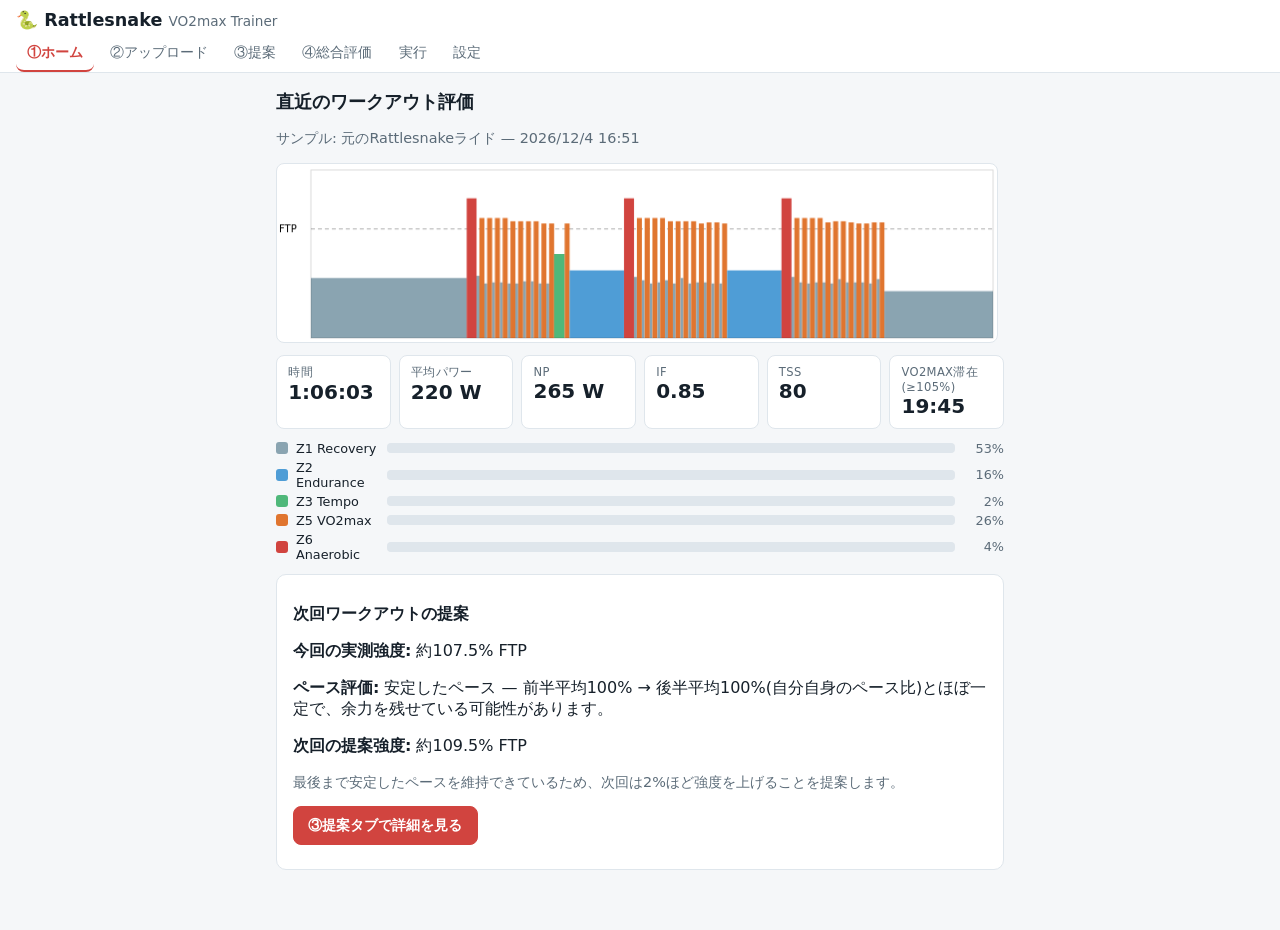
<file: index.html>
<!DOCTYPE html>
<html lang="ja">
<head>
<meta charset="UTF-8">
<meta name="viewport" content="width=device-width, initial-scale=1, viewport-fit=cover">
<title>Rattlesnake VO2max Trainer</title>
<meta name="theme-color" content="#12181f">
<meta name="description" content="オフライン対応 VO2max インターバルトレーニングアプリ（Rattlesnake ワークアウト）">
<link rel="manifest" href="manifest.webmanifest">
<link rel="icon" href="icons/icon.svg" type="image/svg+xml">
<link rel="apple-touch-icon" href="icons/icon.svg">
<link rel="stylesheet" href="css/style.css">
</head>
<body>
<header class="topbar">
  <h1>🐍 Rattlesnake <span class="sub">VO2max Trainer</span></h1>
  <nav class="tabs" id="tabs">
    <button data-tab="home" class="tab active">①ホーム</button>
    <button data-tab="upload" class="tab">②アップロード</button>
    <button data-tab="suggest" class="tab">③提案</button>
    <button data-tab="overall" class="tab">④総合評価</button>
    <button data-tab="player" class="tab">実行</button>
    <button data-tab="settings" class="tab">設定</button>
  </nav>
</header>

<main>

  <section id="tab-home" class="tabpanel active">
    <h2>直近のワークアウト評価</h2>
    <div id="homeLatest"></div>
    <div class="card" id="homeSuggestionCard">
      <h3>次回ワークアウトの提案</h3>
      <div id="homeSuggestion"></div>
      <div class="actions">
        <button id="homeGoSuggest" class="primary">③提案タブで詳細を見る</button>
      </div>
    </div>
  </section>

  <section id="tab-upload" class="tabpanel">
    <h2>ワークアウトをアップロード</h2>
    <p class="muted">サイクルコンピュータ等から書き出したCSV（Label,経過時間,平均パワー,平均ケイデンス,平均トルク,平均HR,最大HR,平均勾配,強度,ゾーン）をアップロードすると、自動で解析してこの端末に記録します。</p>
    <input type="file" id="csvFile" accept=".csv,text/csv,text/comma-separated-values,application/vnd.ms-excel,text/plain">
    <div id="uploadResult"></div>
  </section>

  <section id="tab-suggest" class="tabpanel">
    <h2>次回ワークアウトの提案</h2>
    <div id="suggestBasis" class="card"></div>
    <div class="card" id="proposalCard">
      <div id="proposalDetail"></div>
    </div>
    <canvas id="levelChart" class="chart"></canvas>
    <div id="levelStats" class="stat-grid"></div>
    <div class="card">
      <h3>メインインターバルの強度設定</h3>
      <div id="intervalSequence"></div>
    </div>
    <div class="actions">
      <button id="btnUseInPlayer" class="primary">この強度を実行タブへ送る</button>
      <button id="btnExportZwo">.zwo としてエクスポート (Zwift用)</button>
    </div>
    <p class="hint">本数・セット数・オン/オフの秒数は固定です（3セット×13本、30秒オン/15秒オフ、4本ごとに強度が段階的に低下）。変えられるのは強度（±ボタン）だけです。</p>
  </section>

  <section id="tab-overall" class="tabpanel">
    <h2>総合評価</h2>
    <p class="muted">これまでにアップロードした全ワークアウトを通しての傾向です。</p>
    <div id="overallSummary" class="card"></div>
    <div id="overallStats" class="stat-grid"></div>
    <canvas id="overallTrendChart" class="chart"></canvas>
    <div class="card">
      <h3>アップロード履歴</h3>
      <div id="overallList"></div>
      <div class="actions"><button id="btnClearRides">アップロード履歴を消去</button></div>
    </div>
  </section>

  <section id="tab-player" class="tabpanel">
    <h2>ワークアウト実行</h2>
    <p class="muted" id="playerWorkoutName">レベル未選択</p>
    <div class="chart-wrap">
      <canvas id="playerChart" class="chart"></canvas>
      <div id="playerMarker" class="chart-marker"></div>
    </div>
    <div class="player-hud">
      <div class="hud-box">
        <div class="hud-label" id="segLabel">-</div>
        <div class="hud-power" id="segPower">-- %FTP</div>
        <div class="hud-watts" id="segWatts">-- W</div>
      </div>
      <div class="hud-time">
        <div>
          <span class="hud-num" id="segRemain">--:--</span>
          <div class="hud-label">この区間の残り</div>
        </div>
        <div>
          <span class="hud-num" id="totalRemain">--:--</span>
          <div class="hud-label">全体の残り</div>
        </div>
      </div>
    </div>
    <div class="actions player-controls">
      <button id="btnStart" class="primary">開始</button>
      <button id="btnPause">一時停止</button>
      <button id="btnReset">リセット</button>
      <button id="btnBack10">-10秒</button>
      <button id="btnFwd10">+10秒</button>
    </div>
    <p class="hint">画面をロックしても音声キューが鳴ります（対応端末ではスリープを自動抑制）。オフラインでも動作します。</p>
  </section>

  <section id="tab-settings" class="tabpanel">
    <h2>設定</h2>
    <label class="field">
      FTP (W)
      <input type="number" id="ftpInput" min="50" max="600" step="1">
    </label>
    <p class="muted">元データから推定したFTPは約312Wです。ご自身の最新FTPに合わせて調整してください。強度(%FTP)を基準にすべてのワット数を再計算します。</p>
    <div class="card">
      <h3>このアプリについて</h3>
      <p>すべてのデータは端末のローカルストレージにのみ保存され、サーバーには送信されません。一度読み込めばオフラインで動作します（PWAとしてホーム画面に追加可能）。</p>
    </div>
  </section>

</main>

<script>
  // Surfaces any script error visibly, since these devices are used
  // without devtools attached -- a silent JS error otherwise looks
  // identical to "nothing happened".
  (function () {
    function showBanner(msg) {
      var el = document.getElementById('fatalErrorBanner');
      if (!el) {
        el = document.createElement('div');
        el.id = 'fatalErrorBanner';
        el.style.cssText = 'position:fixed;top:0;left:0;right:0;background:#c0392b;color:#fff;padding:8px 12px;font-size:12px;z-index:9999;white-space:pre-wrap;';
        document.body.appendChild(el);
      }
      el.textContent = 'エラーが発生しました: ' + msg;
    }
    window.addEventListener('error', function (e) {
      showBanner((e.message || 'unknown error') + ' (' + (e.filename || '') + ':' + (e.lineno || '') + ')');
    });
    window.addEventListener('unhandledrejection', function (e) {
      var reason = e.reason;
      showBanner(reason && reason.message ? reason.message : String(reason));
    });
  })();
</script>
<script src="js/workout.js"></script>
<script src="js/progression.js"></script>
<script src="js/chart.js"></script>
<script src="js/player.js"></script>
<script src="js/storage.js"></script>
<script src="js/csvimport.js"></script>
<script src="js/suggest.js"></script>
<script src="js/export.js"></script>
<script src="js/app.js"></script>
</body>
</html>
</file>
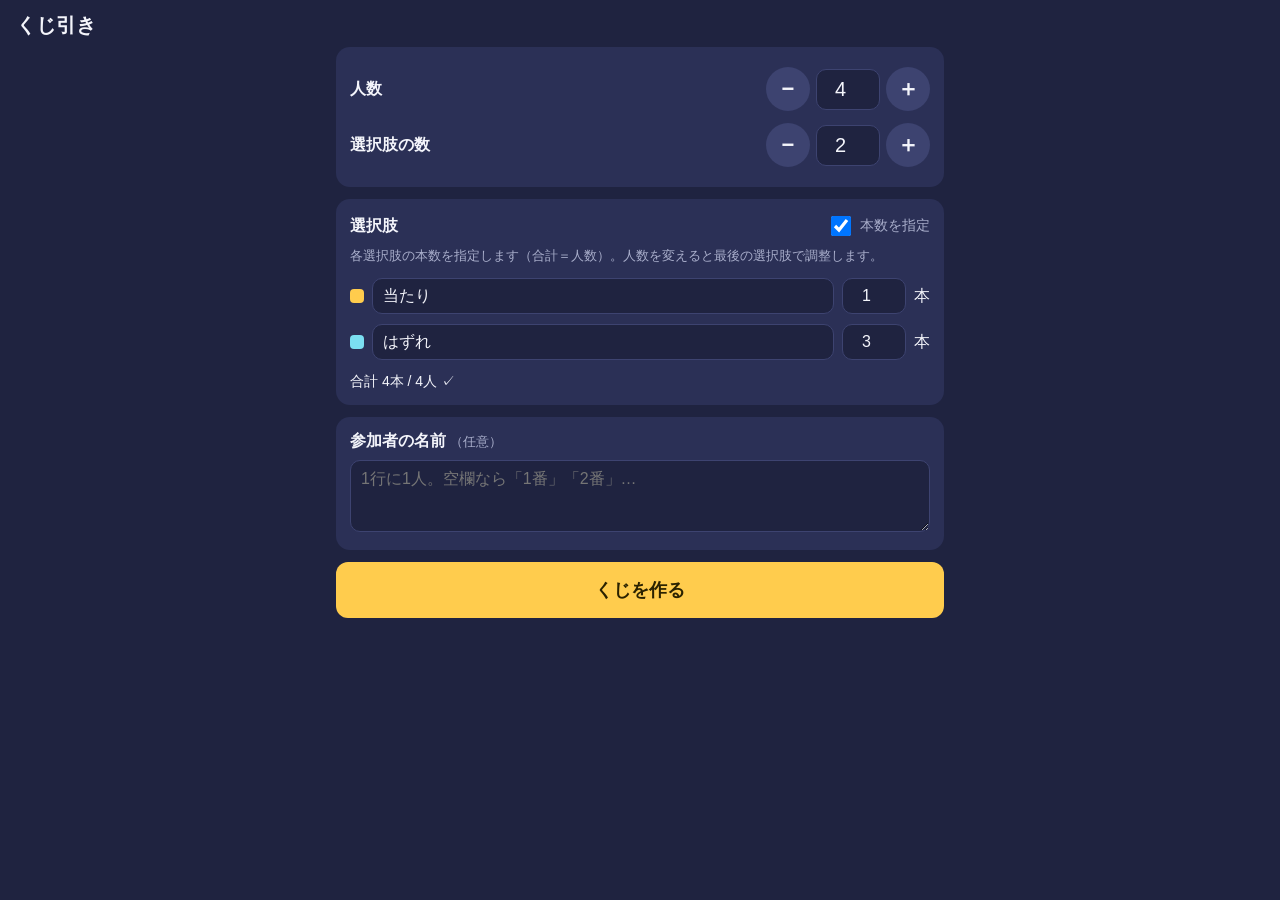
<file: lottery/index.html>
<!doctype html>
<html lang="ja">
<head>
  <meta charset="utf-8">
  <meta name="viewport" content="width=device-width, initial-scale=1, viewport-fit=cover">
  <meta name="theme-color" content="#1f2340">
  <meta name="apple-mobile-web-app-capable" content="yes">
  <meta name="apple-mobile-web-app-title" content="くじ引き">
  <title>くじ引き</title>
  <link rel="manifest" href="manifest.webmanifest">
  <link rel="icon" href="icon.svg" type="image/svg+xml">
  <link rel="apple-touch-icon" href="icon.svg">
  <link rel="stylesheet" href="style.css">
</head>
<body>
  <header class="app-header">
    <h1>くじ引き</h1>
    <span id="offline-badge" class="badge" hidden>オフライン</span>
  </header>

  <main>
    <!-- 設定画面 -->
    <section id="setup" class="screen">
      <div class="card">
        <label class="row">
          <span class="row-label">人数</span>
          <span class="stepper">
            <button type="button" data-step="people" data-delta="-1" aria-label="人数を減らす">−</button>
            <input id="people" type="number" inputmode="numeric" min="1" max="200" value="4">
            <button type="button" data-step="people" data-delta="1" aria-label="人数を増やす">＋</button>
          </span>
        </label>
        <label class="row">
          <span class="row-label">選択肢の数</span>
          <span class="stepper">
            <button type="button" data-step="options" data-delta="-1" aria-label="選択肢を減らす">−</button>
            <input id="options" type="number" inputmode="numeric" min="1" max="30" value="2">
            <button type="button" data-step="options" data-delta="1" aria-label="選択肢を増やす">＋</button>
          </span>
        </label>
      </div>

      <div class="card">
        <div class="card-head">
          <h2>選択肢</h2>
          <label class="toggle">
            <input id="manual-count" type="checkbox" checked>
            <span>本数を指定</span>
          </label>
        </div>
        <p class="hint" id="count-hint">人数を選択肢に均等に割り振ります（余りはランダム）。</p>
        <ol id="option-list" class="option-list"></ol>
        <p id="count-status" class="count-status" hidden></p>
      </div>

      <div class="card">
        <div class="card-head">
          <h2>参加者の名前 <small>（任意）</small></h2>
        </div>
        <textarea id="names" rows="3" placeholder="1行に1人。空欄なら「1番」「2番」…"></textarea>
      </div>

      <button id="start" class="primary big" type="button">くじを作る</button>
    </section>

    <!-- 抽選画面 -->
    <section id="draw" class="screen" hidden>
      <p class="hint center">自分のくじをタップして開いてください</p>
      <div id="tickets" class="tickets"></div>
      <div class="actions">
        <button id="reveal-all" type="button">全部開く</button>
        <button id="show-summary" type="button">結果一覧</button>
      </div>
      <div class="actions">
        <button id="redraw" type="button">同じ条件で引き直す</button>
        <button id="back" type="button">設定に戻る</button>
      </div>
    </section>

    <!-- 結果一覧 -->
    <section id="summary" class="screen" hidden>
      <div id="summary-body"></div>
      <div class="actions">
        <button id="summary-back" type="button">くじに戻る</button>
      </div>
    </section>
  </main>

  <script src="app.js"></script>
</body>
</html>
</file>
<file: css/style.css>
:root {
  --bg: #f5f7f9;
  --card: #ffffff;
  --text: #16202a;
  --text-dim: #5b6b78;
  --border: #dfe6ec;
  --accent: #d1443f;
  --accent-dim: #e0752f;
}
@media (prefers-color-scheme: dark) {
  :root {
    --bg: #12181f;
    --card: #1b2430;
    --text: #eef2f6;
    --text-dim: #93a3b1;
    --border: #2a3644;
    --accent: #ff6f68;
    --accent-dim: #ffb066;
  }
}

* { box-sizing: border-box; }
body {
  margin: 0;
  font-family: system-ui, -apple-system, "Segoe UI", sans-serif;
  background: var(--bg);
  color: var(--text);
  padding-bottom: 2rem;
}

.topbar {
  position: sticky;
  top: 0;
  z-index: 10;
  background: var(--card);
  border-bottom: 1px solid var(--border);
  padding: 0.6rem 1rem 0;
}
.topbar h1 {
  margin: 0 0 0.4rem;
  font-size: 1.1rem;
}
.topbar h1 .sub {
  font-weight: 400;
  color: var(--text-dim);
  font-size: 0.85rem;
}

.tabs {
  display: flex;
  gap: 0.25rem;
  overflow-x: auto;
}
.tab {
  border: none;
  background: transparent;
  color: var(--text-dim);
  padding: 0.5rem 0.7rem;
  font-size: 0.85rem;
  border-bottom: 2px solid transparent;
  cursor: pointer;
  white-space: nowrap;
}
.tab.active {
  color: var(--accent);
  border-bottom-color: var(--accent);
  font-weight: 600;
}

main {
  max-width: 760px;
  margin: 0 auto;
  padding: 1rem;
}
.tabpanel { display: none; }
.tabpanel.active { display: block; }

h2 { font-size: 1.15rem; margin-top: 0; }
h3 { font-size: 1rem; }
.muted { color: var(--text-dim); font-size: 0.9rem; }
.hint { color: var(--text-dim); font-size: 0.8rem; }

.chart {
  width: 100%;
  height: 180px;
  display: block;
  background: var(--card);
  border: 1px solid var(--border);
  border-radius: 8px;
  margin: 0.75rem 0;
}
.chart-wrap { position: relative; }
.chart-wrap .chart { margin: 0.75rem 0; }
.chart-marker {
  position: absolute;
  top: 0.75rem;
  bottom: 0.75rem;
  width: 2px;
  background: var(--text);
  pointer-events: none;
  left: 34px;
}

.stat-grid {
  display: grid;
  grid-template-columns: repeat(auto-fit, minmax(110px, 1fr));
  gap: 0.5rem;
  margin: 0.75rem 0;
}
.stat {
  background: var(--card);
  border: 1px solid var(--border);
  border-radius: 8px;
  padding: 0.6rem 0.7rem;
}
.stat .label { font-size: 0.72rem; color: var(--text-dim); text-transform: uppercase; letter-spacing: 0.03em; }
.stat .value { font-size: 1.25rem; font-weight: 700; }

.zone-bars { margin: 0.75rem 0; }
.zone-row { display: flex; align-items: center; gap: 0.5rem; font-size: 0.8rem; margin-bottom: 0.25rem; }
.zone-row .swatch { width: 12px; height: 12px; border-radius: 3px; flex: none; }
.zone-row .bar-track { flex: 1; background: var(--border); border-radius: 4px; height: 10px; overflow: hidden; }
.zone-row .bar-fill { height: 100%; }
.zone-row .pct { width: 3.2em; text-align: right; color: var(--text-dim); }

.card {
  background: var(--card);
  border: 1px solid var(--border);
  border-radius: 10px;
  padding: 0.8rem 1rem;
  margin: 0.75rem 0;
}
.card ul { margin: 0.4rem 0 0; padding-left: 1.1rem; font-size: 0.9rem; }
.card li { margin-bottom: 0.3rem; }

.proposal-center {
  display: flex;
  align-items: center;
  justify-content: center;
  gap: 1rem;
  margin-bottom: 0.5rem;
}
.proposal-value {
  font-size: 2.4rem;
  font-weight: 800;
  min-width: 5.5rem;
  text-align: center;
}
.proposal-value .unit {
  font-size: 1rem;
  font-weight: 500;
  color: var(--text-dim);
  margin-left: 0.25rem;
}
.stepper {
  width: 3rem;
  height: 3rem;
  border-radius: 50%;
  font-size: 1.4rem;
  font-weight: 700;
  padding: 0;
  line-height: 1;
}

.actions { display: flex; flex-wrap: wrap; gap: 0.5rem; margin: 0.75rem 0; }
button {
  border: 1px solid var(--border);
  background: var(--card);
  color: var(--text);
  padding: 0.55rem 0.9rem;
  border-radius: 8px;
  font-size: 0.88rem;
  cursor: pointer;
}
button.primary {
  background: var(--accent);
  border-color: var(--accent);
  color: #fff;
  font-weight: 600;
}
button:active { transform: translateY(1px); }

.interval-set { margin-bottom: 0.9rem; }
.interval-set:last-child { margin-bottom: 0; }
.interval-set h4 { margin: 0 0 0.4rem; font-size: 0.85rem; color: var(--text-dim); }
.interval-chain {
  display: flex;
  flex-wrap: wrap;
  align-items: center;
  gap: 0.3rem;
  overflow-x: auto;
}
.interval-chip {
  flex: none;
  border: 1px solid var(--border);
  border-radius: 6px;
  padding: 0.25rem 0.45rem;
  font-size: 0.68rem;
  line-height: 1.3;
  text-align: center;
  color: var(--text-dim);
  background: var(--bg);
}
.interval-chip strong { color: var(--text); font-size: 0.78rem; }
.interval-chip.kick { border-color: var(--accent); background: color-mix(in srgb, var(--accent) 12%, var(--bg)); }
.interval-chip.on { border-color: var(--accent-dim); }
.interval-chip.off { opacity: 0.7; }
.interval-chain .arrow { color: var(--text-dim); font-size: 0.75rem; flex: none; }

.field {
  display: flex;
  flex-direction: column;
  gap: 0.3rem;
  max-width: 220px;
  margin-bottom: 0.6rem;
  font-size: 0.9rem;
}
.field input {
  font-size: 1.1rem;
  padding: 0.5rem;
  border-radius: 8px;
  border: 1px solid var(--border);
  background: var(--card);
  color: var(--text);
}

.player-hud {
  display: flex;
  justify-content: space-between;
  align-items: center;
  gap: 1rem;
  background: var(--card);
  border: 1px solid var(--border);
  border-radius: 10px;
  padding: 1rem;
  margin-bottom: 0.75rem;
}
.hud-box .hud-label { color: var(--text-dim); font-size: 0.85rem; }
.hud-box .hud-power { font-size: 1.6rem; font-weight: 800; }
.hud-box .hud-watts { color: var(--text-dim); }
.hud-time { display: flex; gap: 1.2rem; text-align: center; }
.hud-num { font-size: 1.4rem; font-weight: 700; font-variant-numeric: tabular-nums; }

.player-controls button { flex: 1 1 28%; min-width: 90px; }

#historyList .history-item, #importResult .compare-row {
  background: var(--card);
  border: 1px solid var(--border);
  border-radius: 8px;
  padding: 0.6rem 0.8rem;
  margin-bottom: 0.5rem;
  font-size: 0.88rem;
}

input[type="file"] {
  display: block;
  margin: 0.5rem 0 1rem;
}
</file>
<file: lottery/style.css>
:root {
  --bg: #1f2340;
  --card: #2b3056;
  --text: #f4f5fb;
  --muted: #a9aecb;
  --accent: #ffcc4d;
  --accent-text: #2a2200;
  --line: #3d4370;
  --danger: #ff7b7b;
  --ticket: #e84a5f;
}
* { box-sizing: border-box; }
html, body { margin: 0; }
body {
  background: var(--bg);
  color: var(--text);
  font-family: -apple-system, BlinkMacSystemFont, "Hiragino Sans", "Noto Sans JP", sans-serif;
  font-size: 16px;
  -webkit-tap-highlight-color: transparent;
  padding-bottom: env(safe-area-inset-bottom);
}
.app-header {
  display: flex; align-items: center; gap: 8px;
  padding: calc(12px + env(safe-area-inset-top)) 16px 8px;
}
.app-header h1 { font-size: 20px; margin: 0; }
.badge { font-size: 12px; background: var(--line); color: var(--muted); padding: 2px 8px; border-radius: 999px; }
main { max-width: 640px; margin: 0 auto; padding: 0 16px 24px; }
.card { background: var(--card); border-radius: 14px; padding: 14px; margin-bottom: 12px; }
.card-head { display: flex; align-items: center; justify-content: space-between; gap: 8px; }
h2 { font-size: 16px; margin: 0; }
h2 small { color: var(--muted); font-weight: normal; }
.hint { color: var(--muted); font-size: 13px; margin: 8px 0; }
.center { text-align: center; }
.row { display: flex; align-items: center; justify-content: space-between; padding: 6px 0; }
.row-label { font-weight: 600; }
.stepper { display: flex; align-items: center; gap: 6px; }
.stepper button { width: 44px; height: 44px; border-radius: 50%; font-size: 22px; padding: 0; }
.stepper input { width: 64px; text-align: center; font-size: 20px; }

input, textarea {
  background: var(--bg); color: var(--text);
  border: 1px solid var(--line); border-radius: 10px;
  padding: 8px 10px; font: inherit; font-size: 16px; /* 16px以上でiOSの自動ズームを防ぐ */
}
textarea { width: 100%; margin-top: 8px; resize: vertical; }
button {
  background: var(--line); color: var(--text); border: 0; border-radius: 12px;
  padding: 12px 14px; font: inherit; font-weight: 600; cursor: pointer;
}
button:active { transform: scale(0.97); }
button.primary { background: var(--accent); color: var(--accent-text); }
button.big { width: 100%; font-size: 18px; padding: 16px; }

.toggle { display: flex; align-items: center; gap: 6px; font-size: 14px; color: var(--muted); }
.toggle input { width: 20px; height: 20px; }

.option-list { list-style: none; margin: 0; padding: 0; }
.option-list li { display: flex; align-items: center; gap: 8px; padding: 5px 0; }
.swatch { width: 14px; height: 14px; border-radius: 4px; flex: none; }
.option-list input.opt-name { flex: 1; min-width: 0; }
.option-list input.opt-count { width: 64px; text-align: center; }
.option-list .opt-count-auto { width: 64px; text-align: center; color: var(--muted); font-size: 14px; }
.count-status { font-size: 14px; margin: 8px 0 0; }
.count-status.error { color: var(--danger); }

.tickets {
  display: grid; grid-template-columns: repeat(auto-fill, minmax(96px, 1fr));
  gap: 10px; margin: 12px 0 16px;
}
.ticket {
  position: relative; aspect-ratio: 3 / 4; perspective: 600px;
  background: none; padding: 0; border-radius: 12px;
}
.ticket .inner {
  position: absolute; inset: 0; transition: transform 0.5s; transform-style: preserve-3d;
}
.ticket.open .inner { transform: rotateY(180deg); }
.ticket .face {
  position: absolute; inset: 0; border-radius: 12px; backface-visibility: hidden;
  -webkit-backface-visibility: hidden;
  display: flex; flex-direction: column; align-items: center; justify-content: center;
  padding: 6px; text-align: center; overflow: hidden; word-break: break-all;
}
.ticket .front {
  background: repeating-linear-gradient(45deg, var(--ticket), var(--ticket) 10px, #d63d52 10px, #d63d52 20px);
  color: #fff;
}
.ticket .front .who { font-size: 15px; font-weight: 700; background: rgba(0,0,0,0.25); padding: 4px 8px; border-radius: 8px; }
.ticket .front .q { font-size: 28px; margin-top: 6px; }
.ticket .back { transform: rotateY(180deg); color: #1a1a1a; }
.ticket .back .who { font-size: 12px; opacity: 0.8; }
.ticket .back .result { font-size: 18px; font-weight: 800; margin-top: 4px; }

.actions { display: flex; gap: 10px; margin-bottom: 10px; }
.actions button { flex: 1; }

.group { background: var(--card); border-radius: 14px; padding: 12px 14px; margin-bottom: 10px; border-left: 8px solid; }
.group h3 { margin: 0 0 6px; font-size: 16px; }
.group h3 span { color: var(--muted); font-weight: normal; font-size: 13px; }
.group ul { margin: 0; padding-left: 18px; }
</file>
